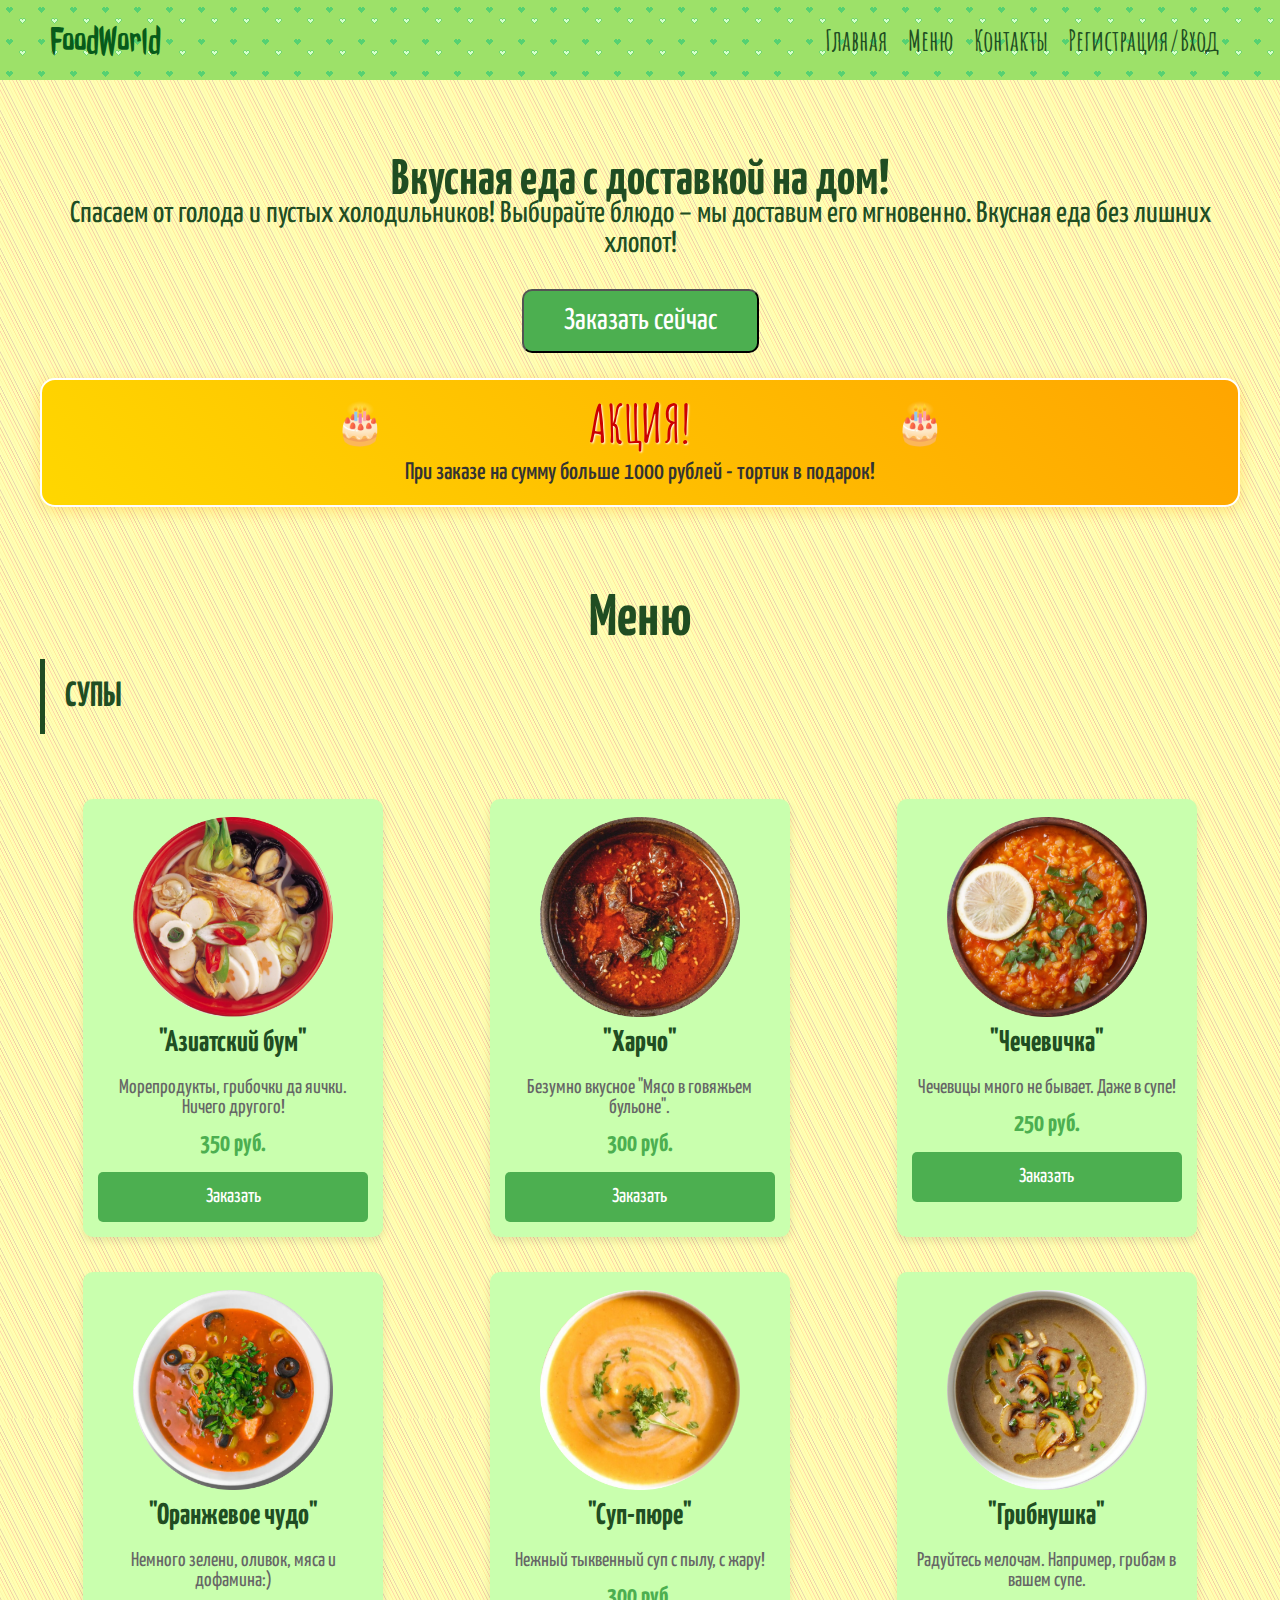
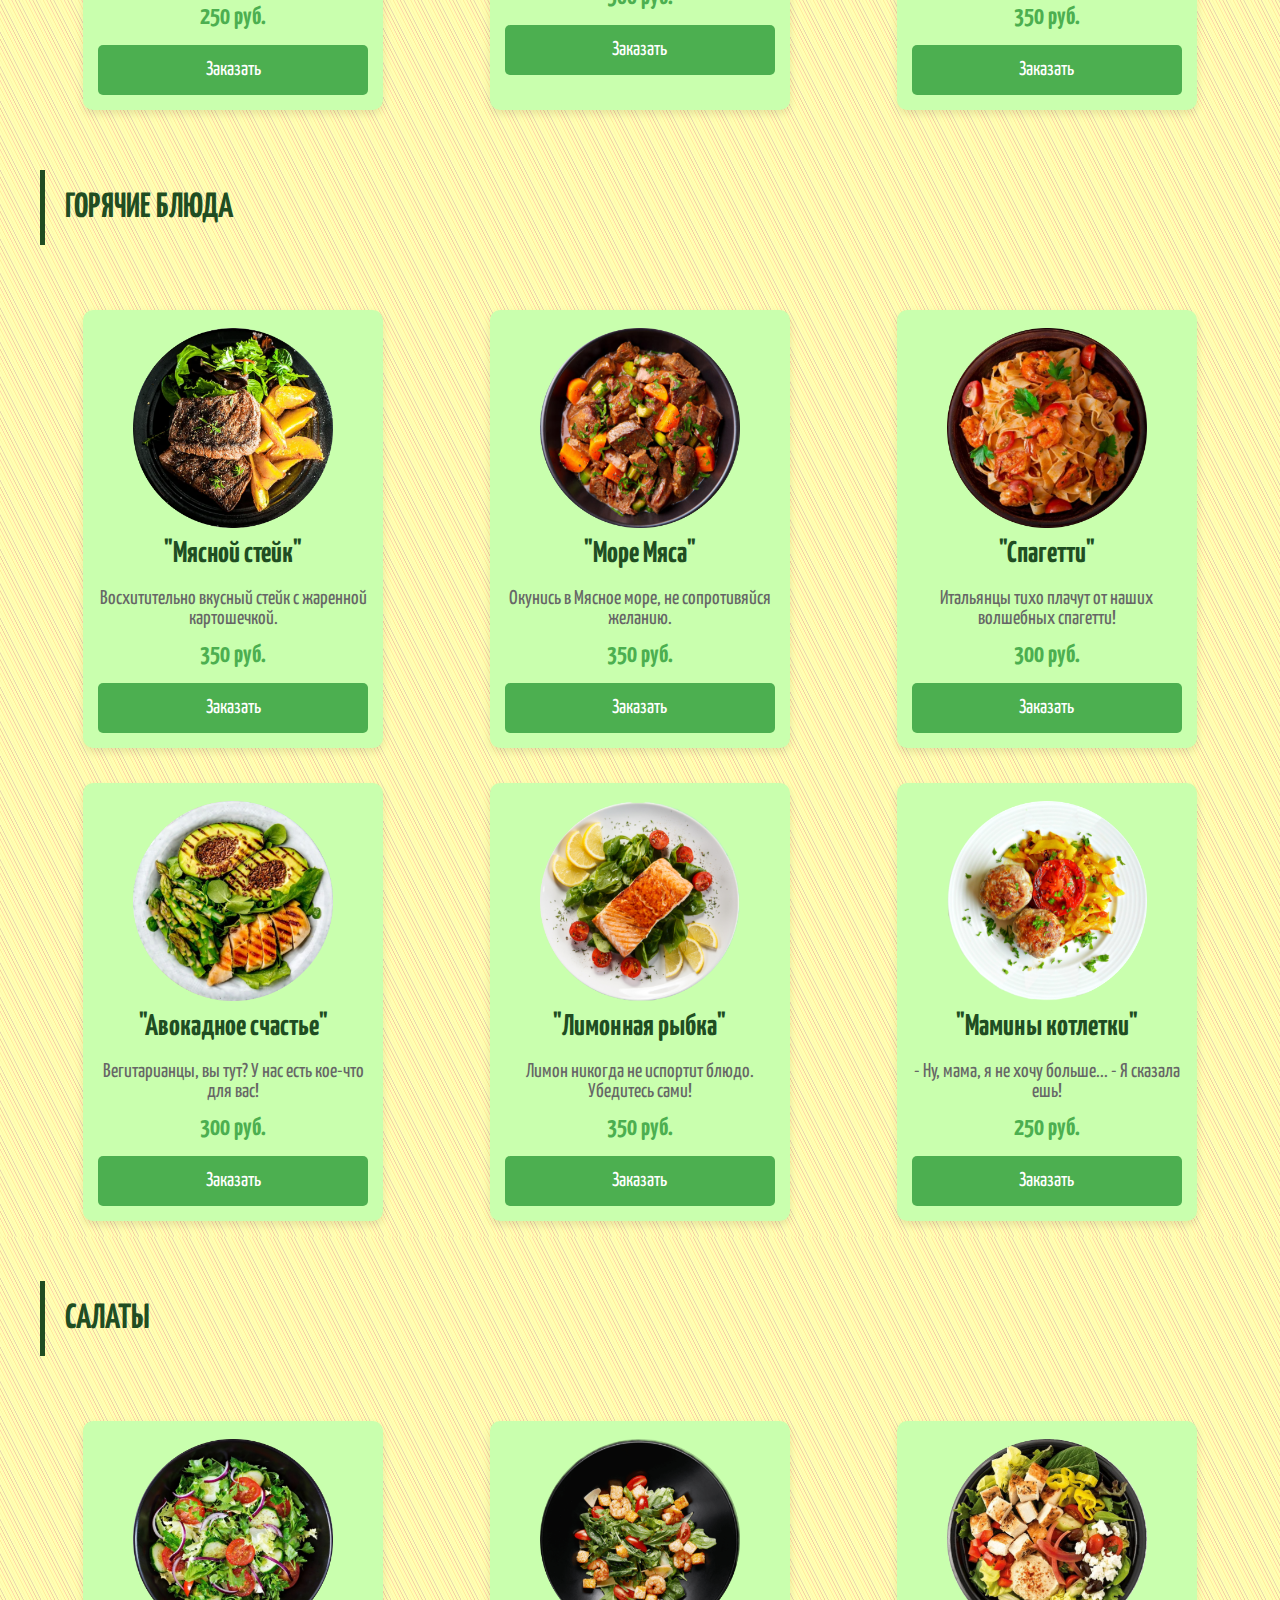
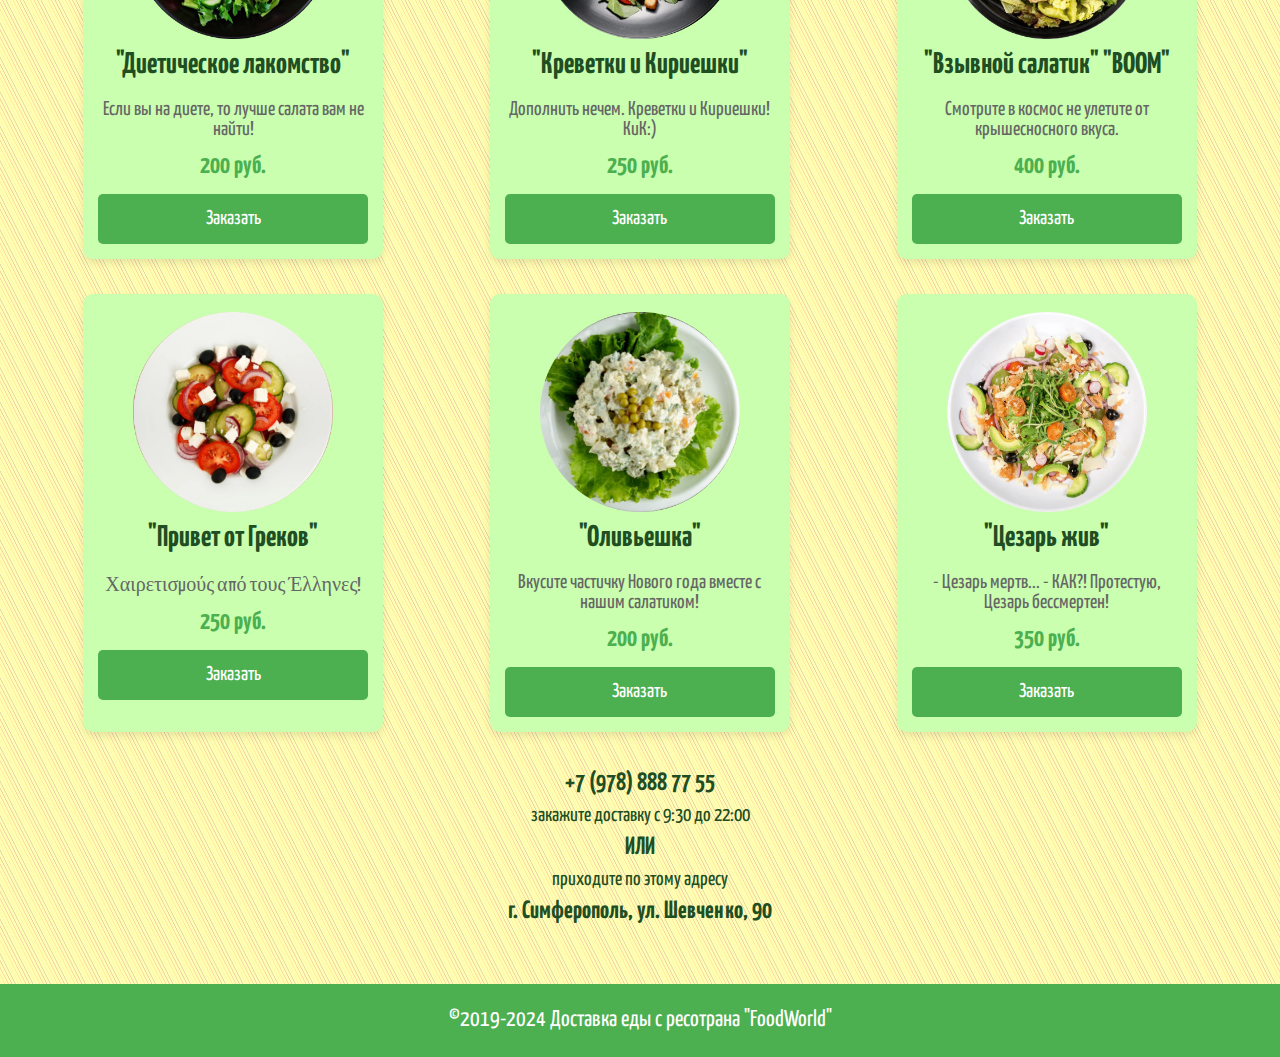
<file: index.html>
<!DOCTYPE html>
<html lang="ru">

<head>
    <meta charset="UTF-8">
    <meta name="viewport" content="width=device-width, initial-scale=1.0">
    <title>FoodWorld - доставка еды</title>
    <link rel="stylesheet" href="style.css">
    <style>
        @import url('https://fonts.googleapis.com/css2?family=Amatic+SC:wght@400;700&family=Jolly+Lodger&family=Pacifico&family=Yanone+Kaffeesatz:wght@200..700&display=swap');
    </style>
</head>

<body>

    <header>
        <div class="container">
            <div class="backimg">
                <nav class="navbar">
                    <a href="index.html" class="logo">FoodWorld</a>
                    <div class="nav-links">
                        <a href="#home" class="links">Главная</a>
                        <a href="#menu" class="links">Меню</a>
                        <a href="#about" class="links">Контакты</a>
                        <a href="pades/login.html" class="links">Регистрация/Вход</a>
                    </div>

                </nav>
            </div>
        </div>
    </header>

    <section class="main" id="home">
        <div class="container">
            <div class="main_slogan">
                <h1 class="main_slogan-h1">Вкусная еда с доставкой на дом!</h1>
                <p class="main_slogan-text"> Спасаем от голода и пустых холодильников! Выбирайте блюдо – мы доставим его
                    мгновенно. Вкусная еда
                    без лишних хлопот!
                </p>
                <a href="pades/zakaz_eda.html"><button class="main_slogan-btn">Заказать сейчас</button></a>
            </div>
            <div class="promotion-box">
                <div class="promotion-content">
                    <span class="promotion-icon">🎂</span>
                    <div class="promotion-text">
                        <h3>АКЦИЯ!</h3>
                        <p>При заказе на сумму больше 1000 рублей - тортик в подарок!</p>
                    </div>
                    <span class="promotion-icon2">🎂</span>
                </div>
            </div>
        </div>
    </section>

    <section class="menu" id="menu">
        <div class="menu-section1">
            <h3>Меню</h3>
        </div>
        <div class="container">
            <h1>СУПЫ</h1>
            <div class="karta">
                <div class="salad-card">
                    <img src="img/eda.png" alt="Суп" class="menu-img">
                    <div class="salad-info">
                        <h2 class="menu-text">"Азиатский бум"</h2>
                        <p class="description">
                            Морепродукты, грибочки да яички. Ничего другого!
                        </p>
                        <p class="price">350 руб.</p>
                        <a href="pades/zakaz_eda.html"><button class="order-btn">Заказать</button></a>
                    </div>
                </div>
                
                <div class="salad-card">
                    <img src="img/harcho.png" alt="Суп" class="menu-img">
                    <div class="salad-info">
                        <h2 class="menu-text">"Харчо"</h2>
                        <p class="description">
                            Безумно вкусное "Мясо в говяжьем бульоне".
                        </p>
                        <p class="price">300 руб.</p>
                        <a href="pades/zakaz_harcho.html"><button class="order-btn">Заказать</button></a>
                    </div>
                </div>

                <div class="salad-card">
                    <img src="img/chechevitsa.png" alt="Суп" class="menu-img">
                    <div class="salad-info">
                        <h2 class="menu-text">"Чечевичка"</h2>
                        <p class="description">
                            Чечевицы много не бывает. Даже в супе!
                        </p>
                        <p class="price">250 руб.</p>
                        <a href="pades/zakaz_chechevitsa.html"><button class="order-btn">Заказать</button></a>
                    </div>
                </div>
            </div>

            <div class="karta">
                <div class="salad-card">
                    <img src="img/soop.png" alt="Суп" class="menu-img">
                    <div class="salad-info">
                        <h2 class="menu-text">"Оранжевое чудо"</h2>
                        <p class="description">
                            Немного зелени, оливок, мяса и дофамина:)
                        </p>
                        <p class="price">250 руб.</p>
                        <a href="pades/zakaz_soop.html"><button class="order-btn">Заказать</button></a>
                    </div>
                </div>

                <div class="salad-card">
                    <img src="img/pure.png" alt="Суп" class="menu-img">
                    <div class="salad-info">
                        <h2 class="menu-text">"Суп-пюре"</h2>
                        <p class="description">
                            Нежный тыквенный суп с пылу, с жару!
                        </p>
                        <p class="price">300 руб.</p>
                        <a href="pades/zakaz_pure.html"><button class="order-btn">Заказать</button></a>
                    </div>
                </div>

                <div class="salad-card">
                    <img src="img/mushrooms.png" alt="Суп" class="menu-img">
                    <div class="salad-info">
                        <h2 class="menu-text">"Грибнушка"</h2>
                        <p class="description">
                            Радуйтесь мелочам. Например, грибам в вашем супе.
                        </p>
                        <p class="price">350 руб.</p>
                        <a href="pades/zakaz.html"><button class="order-btn">Заказать</button></a>
                    </div>
                </div>
            </div>
        
        
            <h1>ГОРЯЧИЕ БЛЮДА</h1>
            <div class="karta">
                <div class="salad-card">
                    <img src="img/meat.png" alt="ГорячиеБлюда" class="menu-img">
                    <div class="salad-info">
                        <h2 class="menu-text">"Мясной стейк"</h2>
                        <p class="description">
                            Восхитительно вкусный стейк с жаренной картошечкой.
                        </p>
                        <p class="price">350 руб.</p>
                        <a href="pades/zakaz_meat.html"><button class="order-btn">Заказать</button></a>
                    </div>
                </div>
                
                <div class="salad-card">
                    <img src="img/moremeat.png" alt="ГорячиеБлюда" class="menu-img">
                    <div class="salad-info">
                        <h2 class="menu-text">"Море Мяса"</h2>
                        <p class="description">
                            Окунись в Мясное море, не сопротивяйся желанию.
                        </p>
                        <p class="price">350 руб.</p>
                        <a href="pades/zakaz.html"><button class="order-btn">Заказать</button></a>
                    </div>
                </div>

                <div class="salad-card">
                    <img src="img/spagetti.png" alt="ГорячиеБлюда" class="menu-img">
                    <div class="salad-info">
                        <h2 class="menu-text">"Спагетти"</h2>
                        <p class="description">
                            Итальянцы тихо плачут от наших волшебных спагетти!
                        </p>
                        <p class="price">300 руб.</p>
                        <a href="pades/zakaz.html"><button class="order-btn">Заказать</button></a>
                    </div>
                </div>
            </div>

            <div class="karta">
                <div class="salad-card">
                    <img src="img/avocado.png" alt="ГорячиеБлюда" class="menu-img">
                    <div class="salad-info">
                        <h2 class="menu-text">"Авокадное счастье"</h2>
                        <p class="description">
                            Вегитарианцы, вы тут? У нас есть кое-что для вас!
                        </p>
                        <p class="price">300 руб.</p>
                        <a href="pades/zakaz.html"><button class="order-btn">Заказать</button></a>
                    </div>
                </div>

                <div class="salad-card">
                    <img src="img/fish.png" alt="ГорячиеБлюда" class="menu-img">
                    <div class="salad-info">
                        <h2 class="menu-text">"Лимонная рыбка"</h2>
                        <p class="description">
                            Лимон никогда не испортит блюдо. Убедитесь сами!
                        </p>
                        <p class="price">350 руб.</p>
                        <a href="pades/zakaz.html"><button class="order-btn">Заказать</button></a>
                    </div>
                </div>

                <div class="salad-card">
                    <img src="img/kotleti.png" alt="ГорячиеБлюда" class="menu-img">
                    <div class="salad-info">
                        <h2 class="menu-text">"Мамины котлетки"</h2>
                        <p class="description">
                            - Ну, мама, я не хочу больше...  
                            - Я сказала ешь!
                        </p>
                        <p class="price">250 руб.</p>
                        <a href="pades/zakaz.html"><button class="order-btn">Заказать</button></a>
                    </div>
                </div>
            </div>
        

            <h1>САЛАТЫ</h1>
            <div class="karta">
                <div class="salad-card">
                    <img src="img/salatovoshi.png" alt="Салат" class="menu-img">
                    <div class="salad-info">
                        <h2 class="menu-text">"Диетическое лакомство"</h2>
                        <p class="description">
                            Если вы на диете, то лучше салата вам не найти!
                        </p>
                        <p class="price">200 руб.</p>
                        <a href="pades/zakaz.html"><button class="order-btn">Заказать</button></a>
                    </div>
                </div>
                
                <div class="salad-card">
                    <img src="img/krevetki.png" alt="Салат" class="menu-img">
                    <div class="salad-info">
                        <h2 class="menu-text">"Креветки и Кириешки"</h2>
                        <p class="description">
                            Дополнить нечем. Креветки и Кириешки! КиК:)
                        </p>
                        <p class="price">250 руб.</p>
                        <a href="pades/zakaz.html"><button class="order-btn">Заказать</button></a>
                    </div>
                </div>

                <div class="salad-card">
                    <img src="img/salatblask.png" alt="Салат" class="menu-img">
                    <div class="salad-info">
                        <h2 class="menu-text">"Взывной салатик" "BOOM"</h2>
                        <p class="description">
                            Смотрите в космос не улетите от крышесносного вкуса.
                        </p>
                        <p class="price">400 руб.</p>
                        <a href="pades/zakaz.html"><button class="order-btn">Заказать</button></a>
                    </div>
                </div>
            </div>

            <div class="karta">
                <div class="salad-card">
                    <img src="img/greki.png" alt="Салат" class="menu-img">
                    <div class="salad-info">
                        <h2 class="menu-text">"Привет от Греков"</h2>
                        <p class="description">
                            Χαιρετισμούς από τους Έλληνες!
                        </p>
                        <p class="price">250 руб.</p>
                        <a href="pades/zakaz.html"><button class="order-btn">Заказать</button></a>
                    </div>
                </div>

                <div class="salad-card">
                    <img src="img/olivie.png" alt="Салат" class="menu-img">
                    <div class="salad-info">
                        <h2 class="menu-text">"Оливьешка"</h2>
                        <p class="description">
                            Вкусите частичку Нового года вместе с нашим салатиком!
                        </p>
                        <p class="price">200 руб.</p>
                        <a href="pades/zakaz.html"><button class="order-btn">Заказать</button></a>
                    </div>
                </div>

                <div class="salad-card">
                    <img src="img/whitesalat.png" alt="Салат" class="menu-img">
                    <div class="salad-info">
                        <h2 class="menu-text">"Цезарь жив"</h2>
                        <p class="description">
                            - Цезарь мертв... - КАК?! Протестую, Цезарь бессмертен!
                        </p>
                        <p class="price">350 руб.</p>
                        <a href="pades/zakaz.html"><button class="order-btn">Заказать</button></a>
                    </div>
                </div>
            </div>
        </div>
    </div>
    </section>

    

    <section class="about" id="about">
        <div class="container">
            <div class="contacts">
                <div class="contacts-number">
                    <p><a href="tel:+79788887755" class="about-number">+7 (978) 888 77 55</a></p>
                    закажите доставку с 9:30 до 22:00
                    <p>ИЛИ</p>
                    приходите по этому адресу
                    <p>г. Симферополь, ул. Шевченко, 90</p>
                </div>
            </div>
        </div>
    
        
    
    </section>
</body>
<footer>
    ©2019-2024 Доставка еды с ресотрана "FoodWorld"
</footer>

</html>
</file>
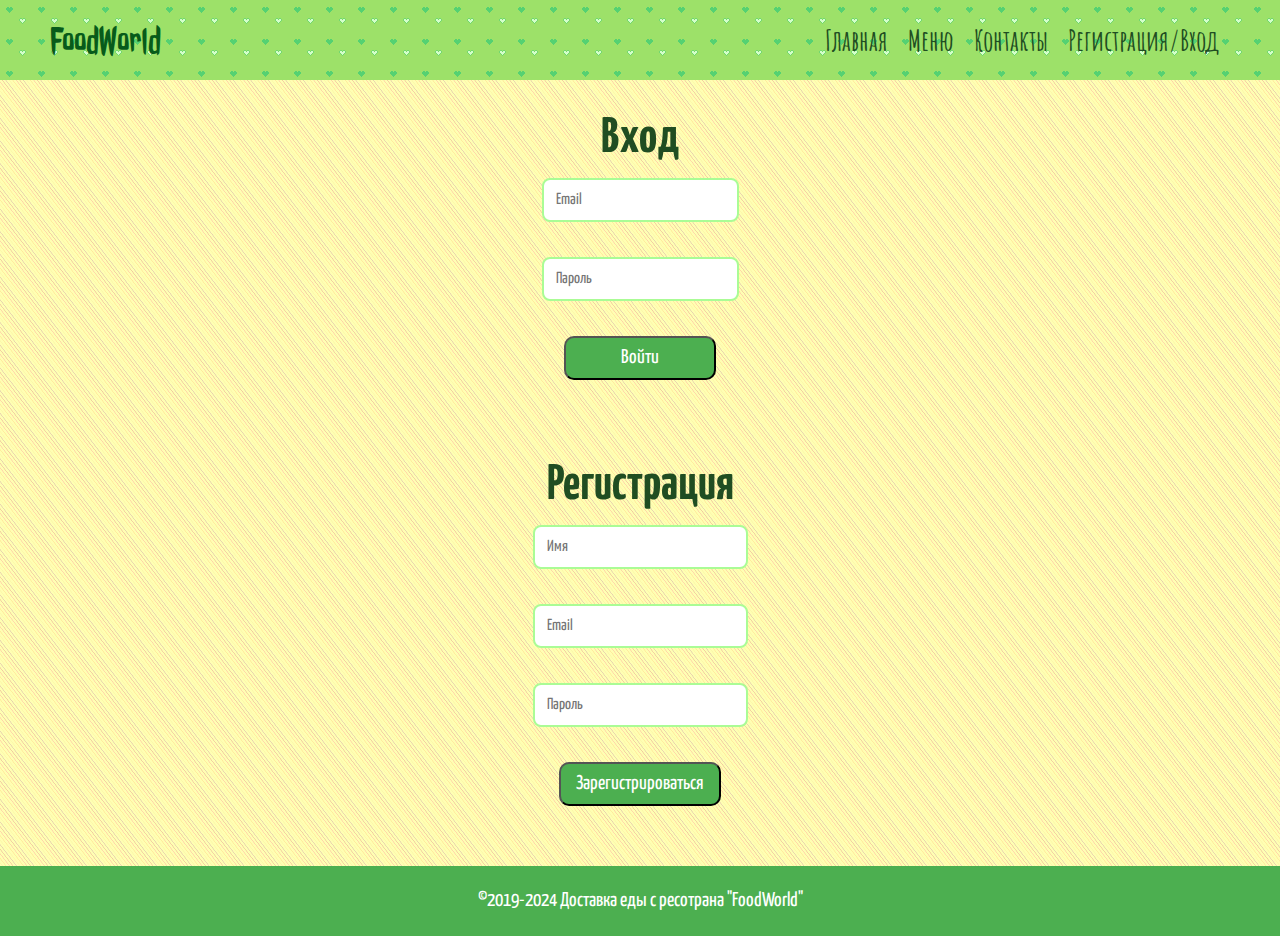
<file: pades/login.html>
<!DOCTYPE html>
<html lang="ru">

<head>
    <meta charset="UTF-8">
    <meta name="viewport" content="width=device-width, initial-scale=1.0">
    <title>FoodWorld - доставка еды</title>
    <link rel="stylesheet" href="../style.css">
    <style>
        @import url('https://fonts.googleapis.com/css2?family=Amatic+SC:wght@400;700&family=Jolly+Lodger&family=Pacifico&family=Yanone+Kaffeesatz:wght@200..700&display=swap');
    </style>
</head>

<body>

    <header>
        <div class="container">
            <div class="backimg">
                <nav class="navbar">
                    <a href="../index.html" class="logo">FoodWorld</a>
                    <div class="nav-links">
                        <a href="../index.html" class="links">Главная</a>
                        <a href="../index.html" class="links">Меню</a>
                        <a href="../index.html" class="links">Контакты</a>
                        <a href="" class="links">Регистрация/Вход</a>
                    </div>

                </nav>
            </div>
        </div>
    </header>

    <section class="login">
        <div class="container">
            <div class="auth-content">
                    <div class="auth-content_login">
                        <h2>Вход</h2>
                        <input type="email" placeholder="Email" required>
                        <input type="password" placeholder="Пароль" required>
                        <button type="submit" class="login_btn">Войти</button>
                    </div>



                    <div class="auth-content_register">
                        <h2>Регистрация</h2>
                        <input type="text" placeholder="Имя" required>
                        <input type="email" placeholder="Email" required>
                        <input type="password" placeholder="Пароль" required>
                        <button type="submit" class="register_btn">Зарегистрироваться</button>
                    </div>
            </div>
        </div>
    </section>
</body>

<footer class="footer_zakaz">
    ©2019-2024 Доставка еды с ресотрана "FoodWorld"
</footer>

</html>
</file>
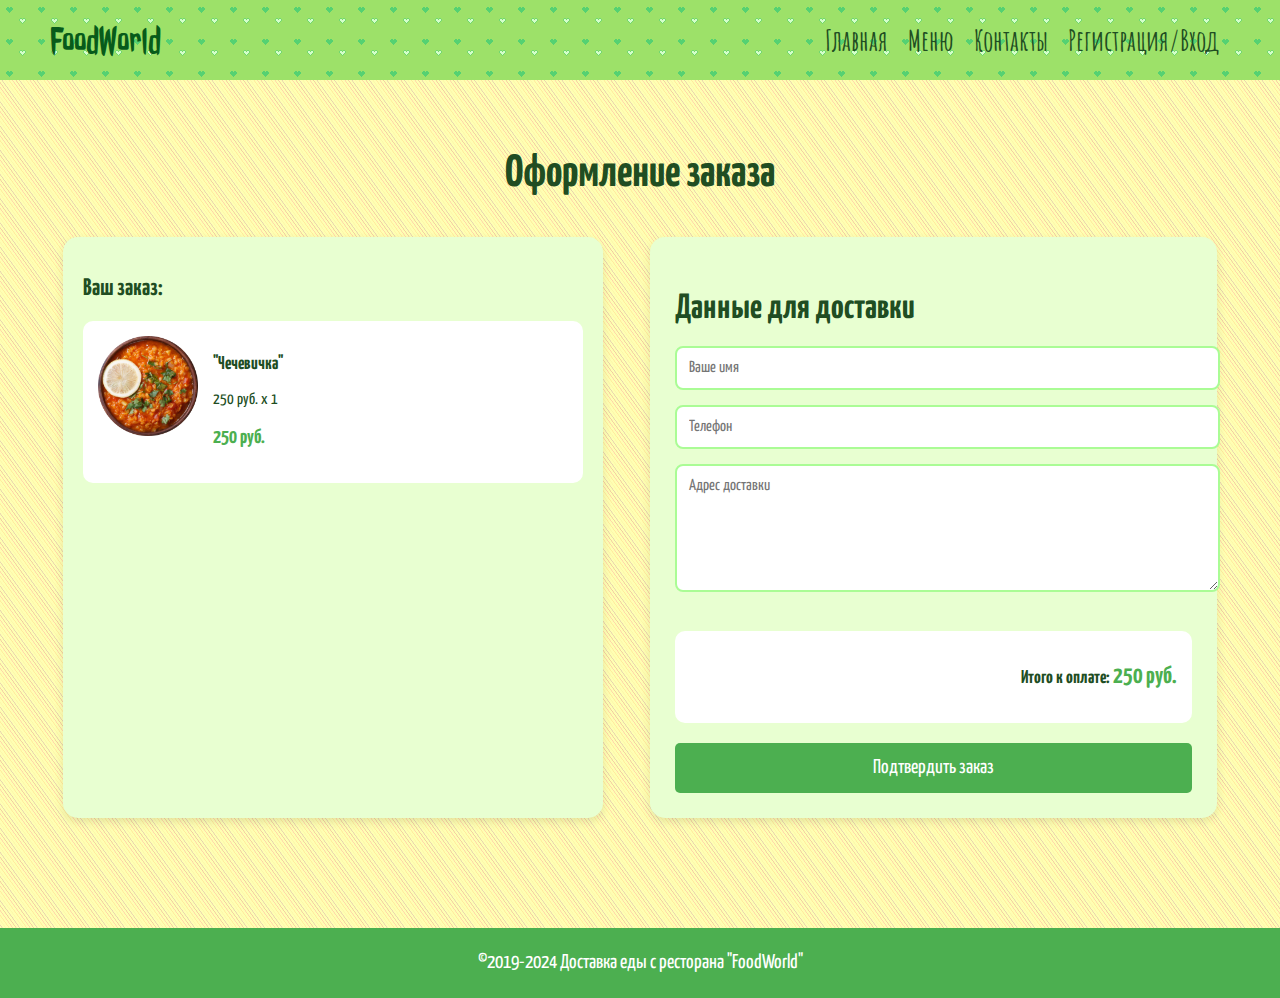
<file: pades/zakaz_chechevitsa.html>
<!DOCTYPE html>
<html lang="ru">

<head>
    <meta charset="UTF-8">
    <meta name="viewport" content="width=device-width, initial-scale=1.0">
    <title>FoodWorld - Оформление заказа</title>
    <link rel="stylesheet" href="../style.css">
    <style>
        @import url('https://fonts.googleapis.com/css2?family=Amatic+SC:wght@400;700&family=Jolly+Lodger&family=Pacifico&family=Yanone+Kaffeesatz:wght@200..700&display=swap');
    </style>
</head>

<body>
    <header>
        <div class="container">
            <nav class="navbar">
                <a href="../index.html" class="logo">FoodWorld</a>
                <div class="nav-links">
                    <a href="../index.html#home" class="links">Главная</a>
                    <a href="../index.html#menu" class="links">Меню</a>
                    <a href="../index.html#about" class="links">Контакты</a>
                    <a href="login.html" class="links">Регистрация/Вход</a>
                </div>
            </nav>
        </div>
    </header>

    <section class="order">
        <div class="container">
            <h1 class="order-title">Оформление заказа</h1>

            <div class="order-content">
                <div class="order-items">
                    <h2>Ваш заказ:</h2>
                    <div class="cart-item">
                        <img src="../img/chechevitsa.png" alt="Чечевичка">
                        <div class="cart-item-info">
                            <h3>"Чечевичка"</h3>
                            <p>250 руб. x 1</p>
                            <p class="cart-item-total">250 руб.</p>
                        </div>
                    </div>
                </div>

                <div class="order-form">
                    <div class="order-form_inf">
                        <h2>Данные для доставки</h2>
                        <input type="text" placeholder="Ваше имя" required>
                        <input type="tel" placeholder="Телефон" pattern="\+7\d{10}" required>
                        <textarea placeholder="Адрес доставки" required></textarea>
                    </div>
                    <div class="order-total">
                        <h3>Итого к оплате: <span>250 руб.</span></h3>
                    </div>

                    <button type="submit" class="order-btn">Подтвердить заказ</button>
                </div>
            </div>
        </div>
    </section>

    <footer class="footer_zakaz">
        ©2019-2024 Доставка еды с ресторана "FoodWorld"
    </footer>
</body>

</html>
</file>
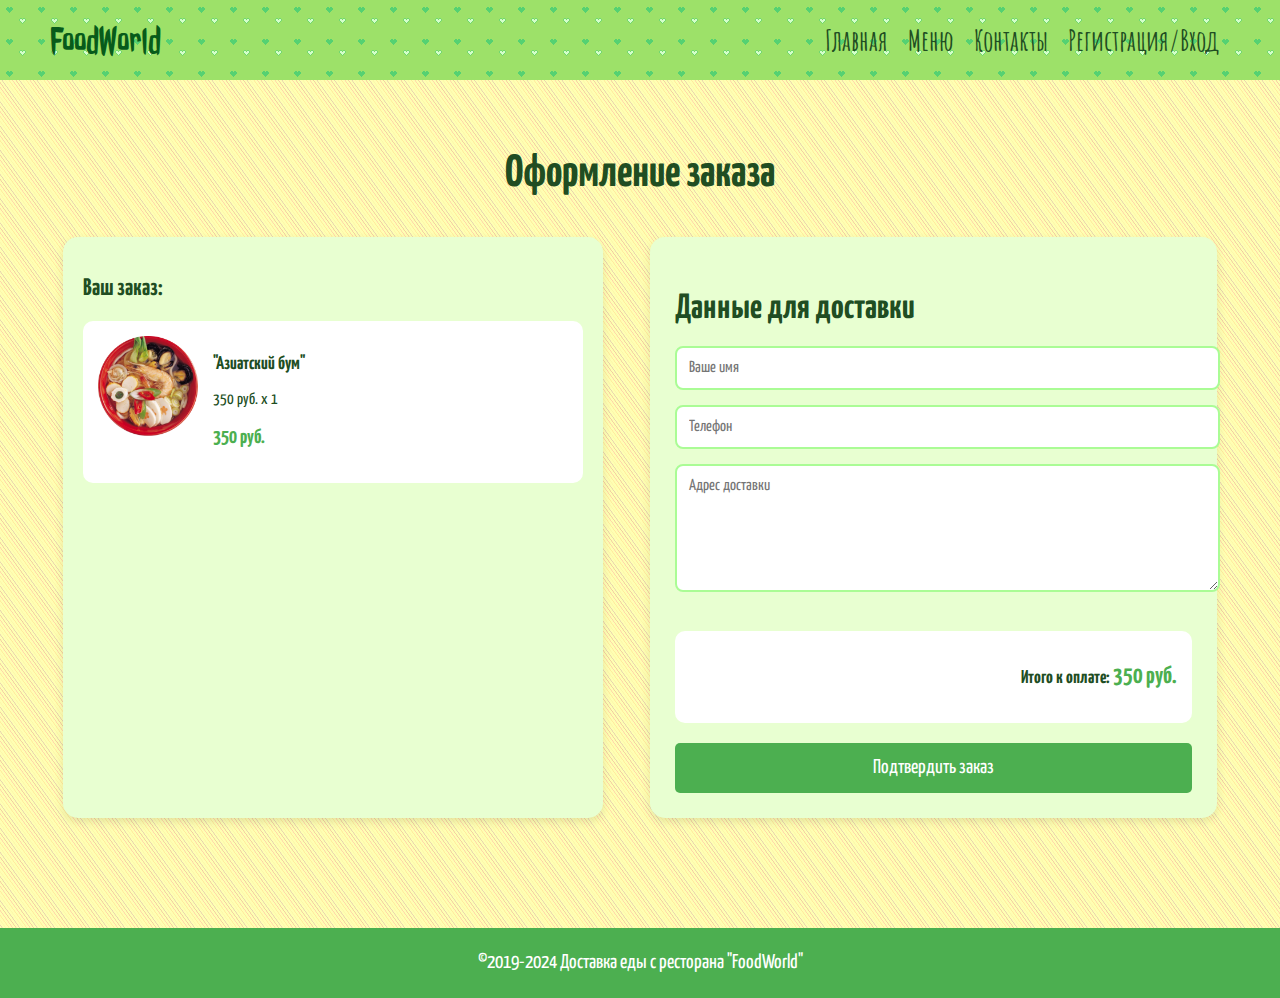
<file: pades/zakaz_eda.html>
<!DOCTYPE html>
<html lang="ru">

<head>
    <meta charset="UTF-8">
    <meta name="viewport" content="width=device-width, initial-scale=1.0">
    <title>FoodWorld - Оформление заказа</title>
    <link rel="stylesheet" href="../style.css">
    <style>
        @import url('https://fonts.googleapis.com/css2?family=Amatic+SC:wght@400;700&family=Jolly+Lodger&family=Pacifico&family=Yanone+Kaffeesatz:wght@200..700&display=swap');
    </style>
</head>

<body>
    <header>
        <div class="container">
            <nav class="navbar">
                <a href="../index.html" class="logo">FoodWorld</a>
                <div class="nav-links">
                    <a href="../index.html#home" class="links">Главная</a>
                    <a href="../index.html#menu" class="links">Меню</a>
                    <a href="../index.html#about" class="links">Контакты</a>
                    <a href="login.html" class="links">Регистрация/Вход</a>
                </div>
            </nav>
        </div>
    </header>

    <section class="order">
        <div class="container">
            <h1 class="order-title">Оформление заказа</h1>

            <div class="order-content">
                <div class="order-items">
                    <h2>Ваш заказ:</h2>
                    <div class="cart-item">
                        <img src="../img/eda.png" alt="Мясной стейк">
                        <div class="cart-item-info">
                            <h3>"Азиатский бум"</h3>
                            <p>350 руб. x 1</p>
                            <p class="cart-item-total">350 руб.</p>
                        </div>
                    </div>
                </div>

                <div class="order-form">
                    <div class="order-form_inf">
                        <h2>Данные для доставки</h2>
                        <input type="text" placeholder="Ваше имя" required>
                        <input type="tel" placeholder="Телефон" pattern="\+7\d{10}" required>
                        <textarea placeholder="Адрес доставки" required></textarea>
                    </div>
                    <div class="order-total">
                        <h3>Итого к оплате: <span>350 руб.</span></h3>
                    </div>

                    <button type="submit" class="order-btn">Подтвердить заказ</button>
                </div>
            </div>
        </div>
    </section>
    <script>
        const orderButton = document.querySelector('.order-btn');

        orderButton.addEventListener('click', function(event) {

            const alertMessage = document.createElement('div');   /* Создаем элемент для всплывающего сообщения*/
            alertMessage.textContent = 'Вы подтвердили заказ!!';
            alertMessage.style.position = 'fixed';
            alertMessage.style.top = '20px';
            alertMessage.style.left = '50%';
            alertMessage.style.transform = 'translateX(-50%)';
            alertMessage.style.backgroundColor = '#4CAF50';
            alertMessage.style.color = 'white';
            alertMessage.style.padding = '15px 30px';
            alertMessage.style.borderRadius = '8px';
            alertMessage.style.boxShadow = '0 4px 10px rgba(0, 0, 0, 0.2)';
            alertMessage.style.zIndex = '1000';
            alertMessage.style.fontSize = '18px';
            alertMessage.style.fontFamily = '"Yanone Kaffeesatz", serif';

            document.body.appendChild(alertMessage);             // Добавляем сообщение на страницу

            setTimeout(() => {                 // Убираем сообщение через 3 секунды
                alertMessage.remove();
            }, 3000);
        });
    </script>

</body>

<footer class="footer_zakaz">
    ©2019-2024 Доставка еды с ресторана "FoodWorld"
</footer>

</html>
</file>
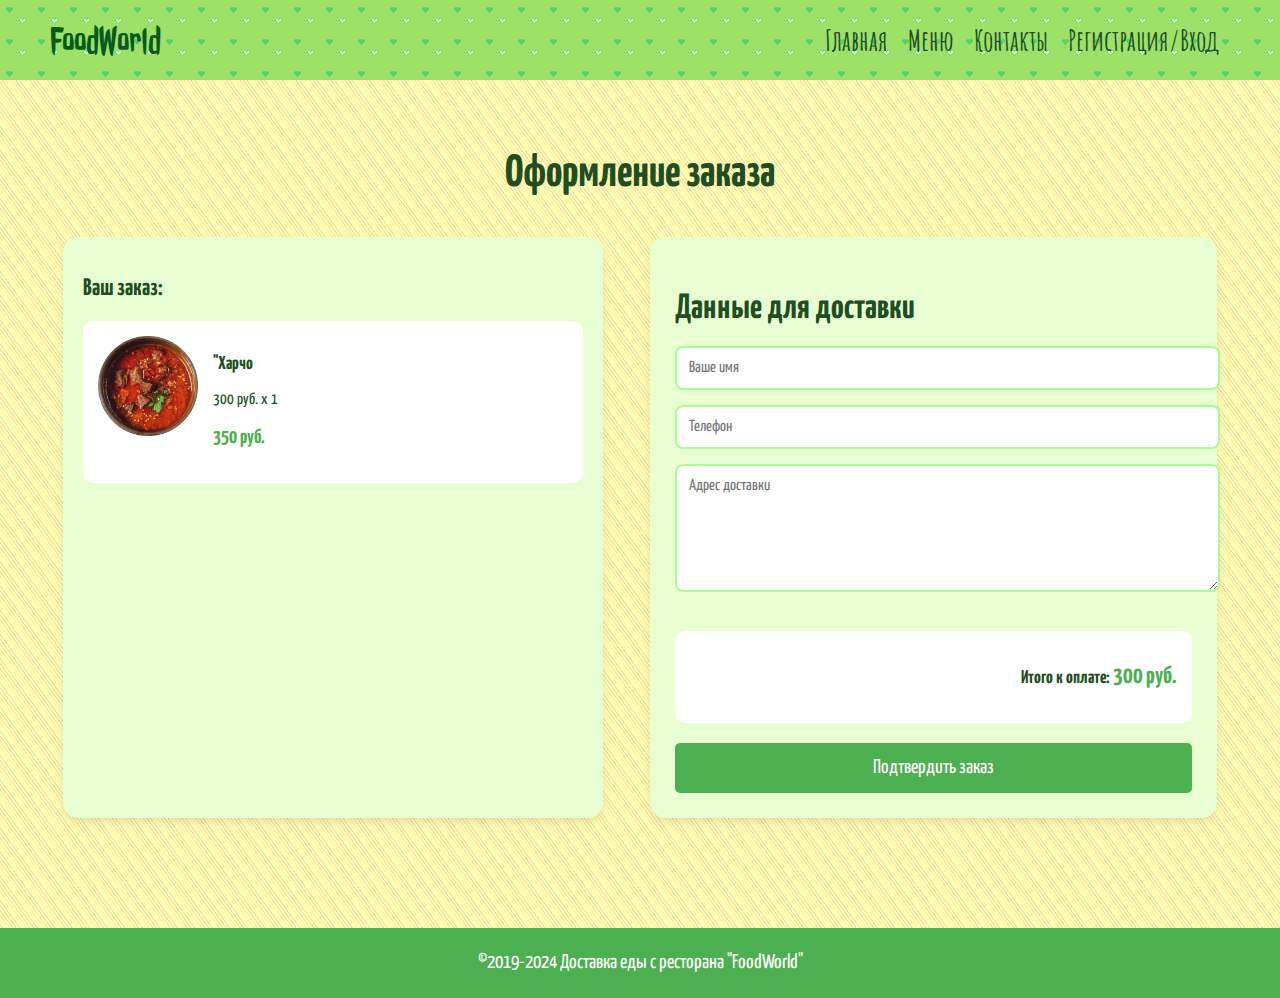
<file: pades/zakaz_harcho.html>
<!DOCTYPE html>
<html lang="ru">

<head>
    <meta charset="UTF-8">
    <meta name="viewport" content="width=device-width, initial-scale=1.0">
    <title>FoodWorld - Оформление заказа</title>
    <link rel="stylesheet" href="../style.css">
    <style>
        @import url('https://fonts.googleapis.com/css2?family=Amatic+SC:wght@400;700&family=Jolly+Lodger&family=Pacifico&family=Yanone+Kaffeesatz:wght@200..700&display=swap');
    </style>
</head>

<body>
    <header>
        <div class="container">
            <nav class="navbar">
                <a href="../index.html" class="logo">FoodWorld</a>
                <div class="nav-links">
                    <a href="../index.html#home" class="links">Главная</a>
                    <a href="../index.html#menu" class="links">Меню</a>
                    <a href="../index.html#about" class="links">Контакты</a>
                    <a href="login.html" class="links">Регистрация/Вход</a>
                </div>
            </nav>
        </div>
    </header>

    <section class="order">
        <div class="container">
            <h1 class="order-title">Оформление заказа</h1>

            <div class="order-content">
                <div class="order-items">
                    <h2>Ваш заказ:</h2>
                    <div class="cart-item">
                        <img src="../img/harcho.png" alt="Мясной стейк">
                        <div class="cart-item-info">
                            <h3>"Харчо</h3>
                            <p>300 руб. x 1</p>
                            <p class="cart-item-total">350 руб.</p>
                        </div>
                    </div>
                </div>

                <div class="order-form">
                    <div class="order-form_inf">
                        <h2>Данные для доставки</h2>
                        <input type="text" placeholder="Ваше имя" required>
                        <input type="tel" placeholder="Телефон" pattern="\+7\d{10}" required>
                        <textarea placeholder="Адрес доставки" required></textarea>
                    </div>
                    <div class="order-total">
                        <h3>Итого к оплате: <span>300 руб.</span></h3>
                    </div>

                    <button type="submit" class="order-btn">Подтвердить заказ</button>
                </div>
            </div>
        </div>
    </section>

    <footer class="footer_zakaz">
        ©2019-2024 Доставка еды с ресторана "FoodWorld"
    </footer>
</body>

</html>
</file>
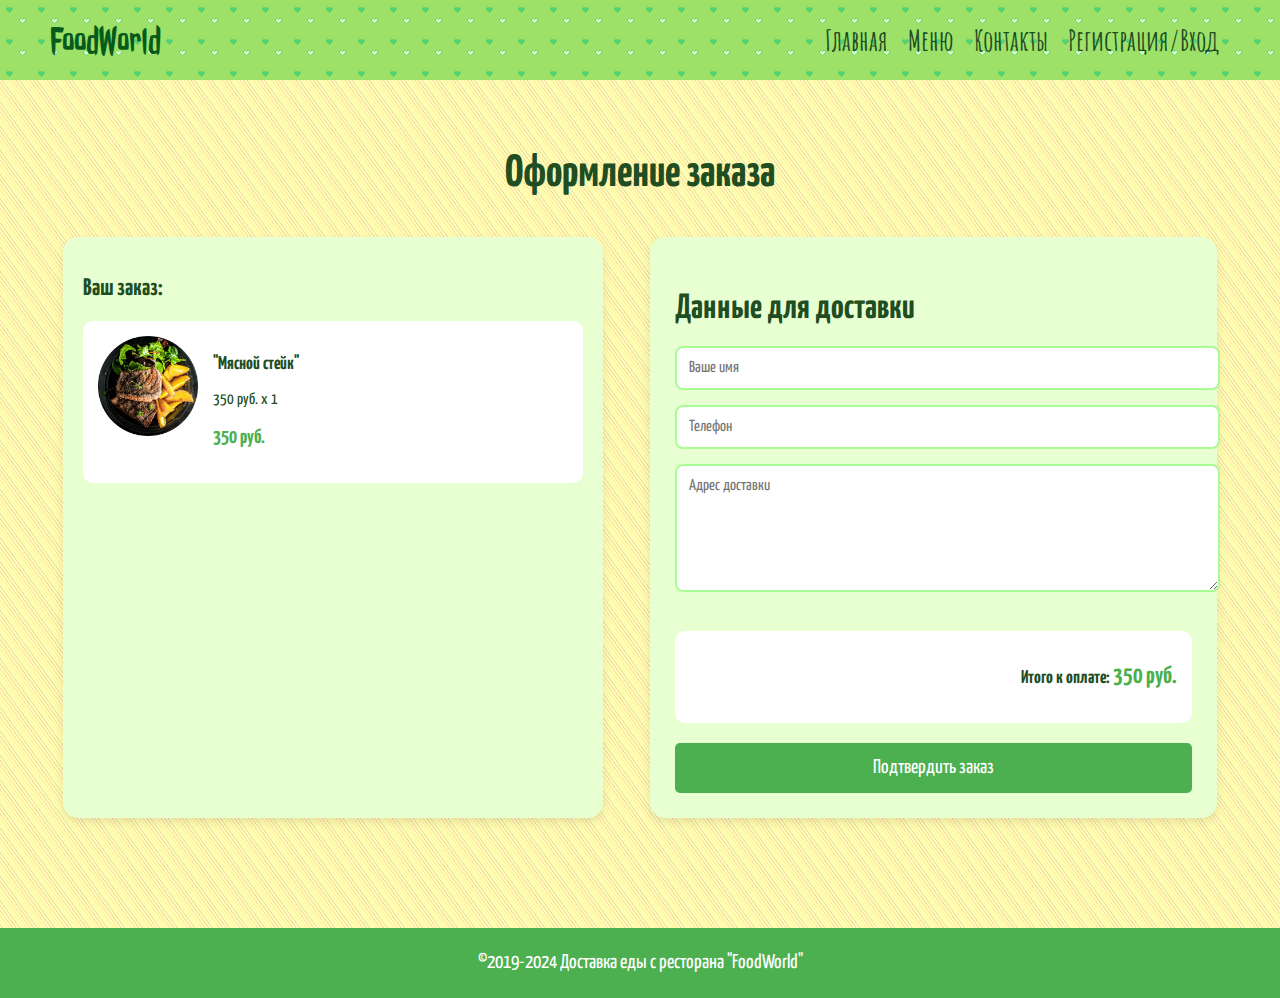
<file: pades/zakaz_meat.html>
<!DOCTYPE html>
<html lang="ru">

<head>
    <meta charset="UTF-8">
    <meta name="viewport" content="width=device-width, initial-scale=1.0">
    <title>FoodWorld - Оформление заказа</title>
    <link rel="stylesheet" href="../style.css">
    <style>
        @import url('https://fonts.googleapis.com/css2?family=Amatic+SC:wght@400;700&family=Jolly+Lodger&family=Pacifico&family=Yanone+Kaffeesatz:wght@200..700&display=swap');
    </style>
</head>

<body>
    <header>
        <div class="container">
            <nav class="navbar">
                <a href="../index.html" class="logo">FoodWorld</a>
                <div class="nav-links">
                    <a href="../index.html#home" class="links">Главная</a>
                    <a href="../index.html#menu" class="links">Меню</a>
                    <a href="../index.html#about" class="links">Контакты</a>
                    <a href="login.html" class="links">Регистрация/Вход</a>
                </div>
            </nav>
        </div>
    </header>

    <section class="order">
        <div class="container">
            <h1 class="order-title">Оформление заказа</h1>

            <div class="order-content">
                <div class="order-items">
                    <h2>Ваш заказ:</h2>
                    <div class="cart-item">
                        <img src="../img/meat.png" alt="Мясной стейк">
                        <div class="cart-item-info">
                            <h3>"Мясной стейк"</h3>
                            <p>350 руб. x 1</p>
                            <p class="cart-item-total">350 руб.</p>
                        </div>
                    </div>
                </div>

                <div class="order-form">
                    <div class="order-form_inf">
                        <h2>Данные для доставки</h2>
                        <input type="text" placeholder="Ваше имя" required>
                        <input type="tel" placeholder="Телефон" pattern="\+7\d{10}" required>
                        <textarea placeholder="Адрес доставки" required></textarea>
                    </div>
                    <div class="order-total">
                        <h3>Итого к оплате: <span>350 руб.</span></h3>
                    </div>

                    <button type="submit" class="order-btn">Подтвердить заказ</button>
                </div>
            </div>
        </div>
    </section>

    <footer class="footer_zakaz">
        ©2019-2024 Доставка еды с ресторана "FoodWorld"
    </footer>
</body>

</html>
</file>
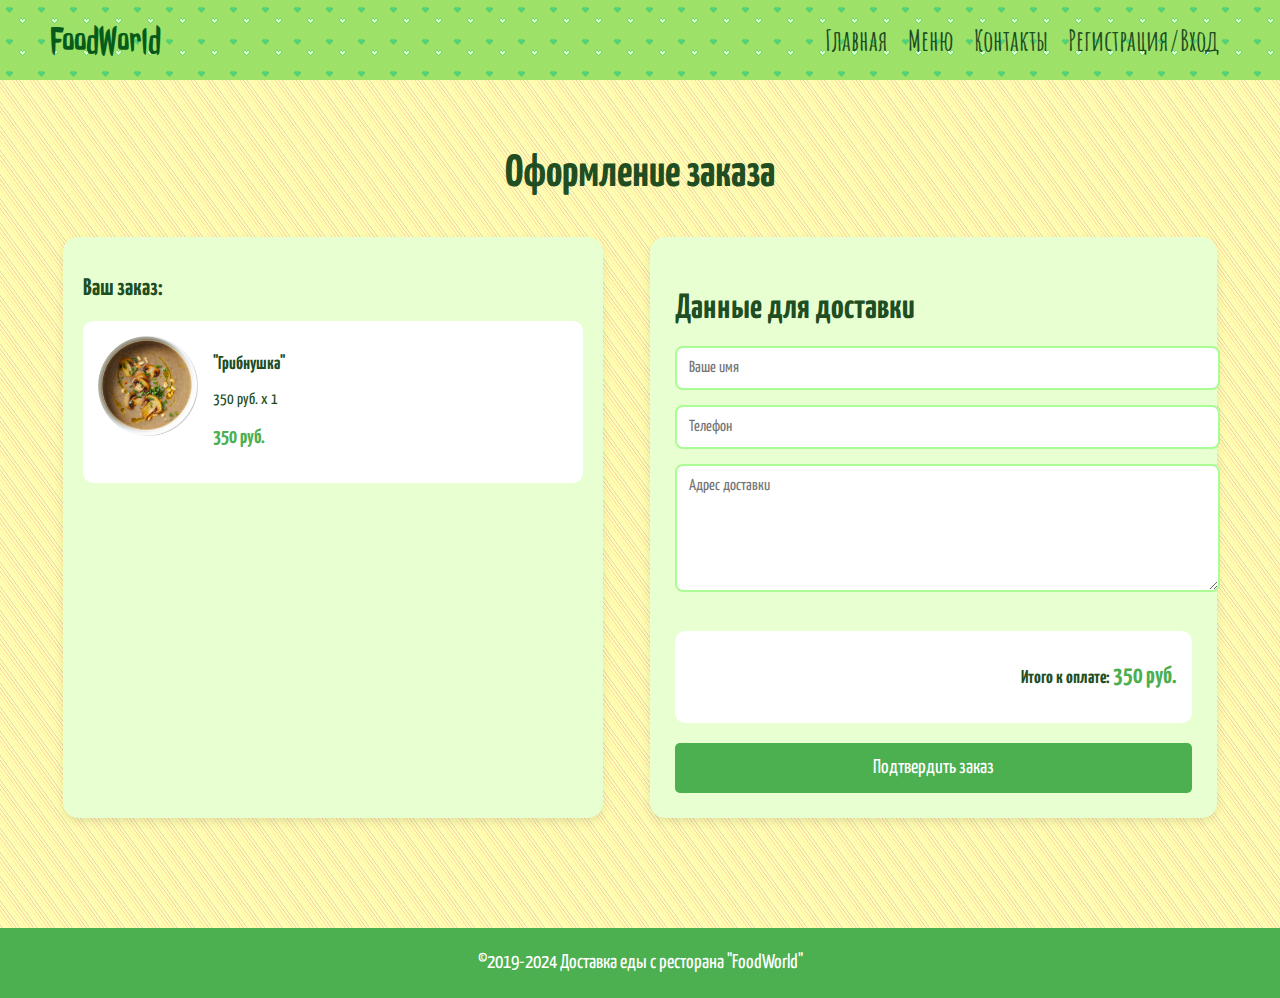
<file: pades/zakaz_mushrooms.html>
<!DOCTYPE html>
<html lang="ru">

<head>
    <meta charset="UTF-8">
    <meta name="viewport" content="width=device-width, initial-scale=1.0">
    <title>FoodWorld - Оформление заказа</title>
    <link rel="stylesheet" href="../style.css">
    <style>
        @import url('https://fonts.googleapis.com/css2?family=Amatic+SC:wght@400;700&family=Jolly+Lodger&family=Pacifico&family=Yanone+Kaffeesatz:wght@200..700&display=swap');
    </style>
</head>

<body>
    <header>
        <div class="container">
            <nav class="navbar">
                <a href="../index.html" class="logo">FoodWorld</a>
                <div class="nav-links">
                    <a href="../index.html#home" class="links">Главная</a>
                    <a href="../index.html#menu" class="links">Меню</a>
                    <a href="../index.html#about" class="links">Контакты</a>
                    <a href="login.html" class="links">Регистрация/Вход</a>
                </div>
            </nav>
        </div>
    </header>

    <section class="order">
        <div class="container">
            <h1 class="order-title">Оформление заказа</h1>

            <div class="order-content">
                <div class="order-items">
                    <h2>Ваш заказ:</h2>
                    <div class="cart-item">
                        <img src="../img/mushrooms.png" alt="Мясной стейк">
                        <div class="cart-item-info">
                            <h3>"Грибнушка"</h3>
                            <p>350 руб. x 1</p>
                            <p class="cart-item-total">350 руб.</p>
                        </div>
                    </div>
                </div>

                <div class="order-form">
                    <div class="order-form_inf">
                        <h2>Данные для доставки</h2>
                        <input type="text" placeholder="Ваше имя" required>
                        <input type="tel" placeholder="Телефон" pattern="\+7\d{10}" required>
                        <textarea placeholder="Адрес доставки" required></textarea>
                    </div>
                    <div class="order-total">
                        <h3>Итого к оплате: <span>350 руб.</span></h3>
                    </div>

                    <button type="submit" class="order-btn">Подтвердить заказ</button>
                </div>
            </div>
        </div>
    </section>

    <footer class="footer_zakaz">
        ©2019-2024 Доставка еды с ресторана "FoodWorld"
    </footer>
</body>

</html>
</file>
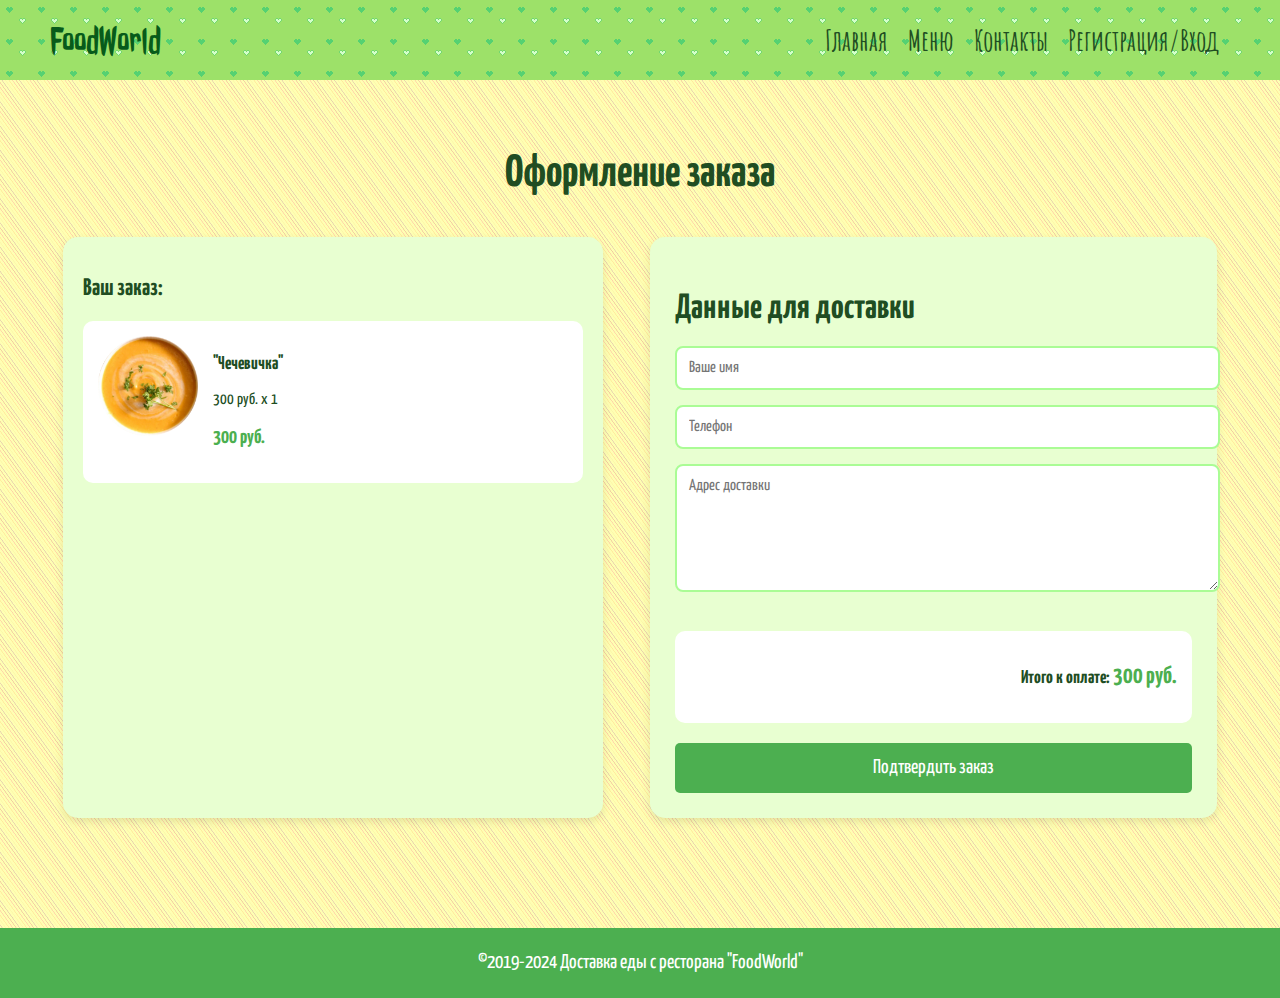
<file: pades/zakaz_pure.html>
<!DOCTYPE html>
<html lang="ru">

<head>
    <meta charset="UTF-8">
    <meta name="viewport" content="width=device-width, initial-scale=1.0">
    <title>FoodWorld - Оформление заказа</title>
    <link rel="stylesheet" href="../style.css">
    <style>
        @import url('https://fonts.googleapis.com/css2?family=Amatic+SC:wght@400;700&family=Jolly+Lodger&family=Pacifico&family=Yanone+Kaffeesatz:wght@200..700&display=swap');
    </style>
</head>

<body>
    <header>
        <div class="container">
            <nav class="navbar">
                <a href="../index.html" class="logo">FoodWorld</a>
                <div class="nav-links">
                    <a href="../index.html#home" class="links">Главная</a>
                    <a href="../index.html#menu" class="links">Меню</a>
                    <a href="../index.html#about" class="links">Контакты</a>
                    <a href="login.html" class="links">Регистрация/Вход</a>
                </div>
            </nav>
        </div>
    </header>

    <section class="order">
        <div class="container">
            <h1 class="order-title">Оформление заказа</h1>

            <div class="order-content">
                <div class="order-items">
                    <h2>Ваш заказ:</h2>
                    <div class="cart-item">
                        <img src="../img/pure.png" alt="Чечевичка">
                        <div class="cart-item-info">
                            <h3>"Чечевичка"</h3>
                            <p>300 руб. x 1</p>
                            <p class="cart-item-total">300 руб.</p>
                        </div>
                    </div>
                </div>

                <div class="order-form">
                    <div class="order-form_inf">
                        <h2>Данные для доставки</h2>
                        <input type="text" placeholder="Ваше имя" required>
                        <input type="tel" placeholder="Телефон" pattern="\+7\d{10}" required>
                        <textarea placeholder="Адрес доставки" required></textarea>
                    </div>
                    <div class="order-total">
                        <h3>Итого к оплате: <span>300 руб.</span></h3>
                    </div>

                    <button type="submit" class="order-btn">Подтвердить заказ</button>
                </div>
            </div>
        </div>
    </section>

    <footer class="footer_zakaz">
        ©2019-2024 Доставка еды с ресторана "FoodWorld"
    </footer>
</body>

</html>
</file>
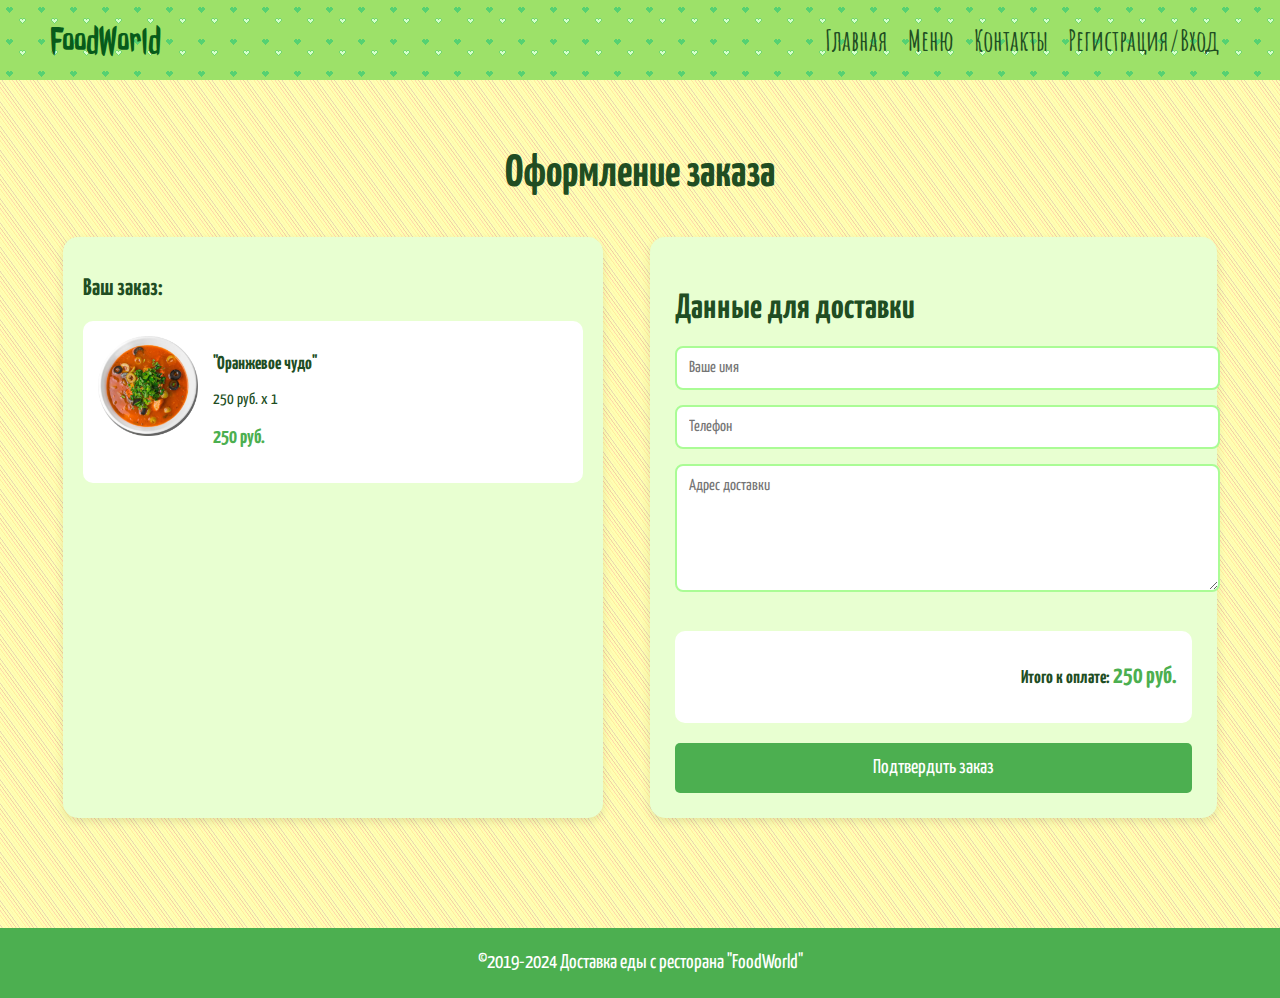
<file: pades/zakaz_soop.html>
<!DOCTYPE html>
<html lang="ru">

<head>
    <meta charset="UTF-8">
    <meta name="viewport" content="width=device-width, initial-scale=1.0">
    <title>FoodWorld - Оформление заказа</title>
    <link rel="stylesheet" href="../style.css">
    <style>
        @import url('https://fonts.googleapis.com/css2?family=Amatic+SC:wght@400;700&family=Jolly+Lodger&family=Pacifico&family=Yanone+Kaffeesatz:wght@200..700&display=swap');
    </style>
</head>

<body>
    <header>
        <div class="container">
            <nav class="navbar">
                <a href="../index.html" class="logo">FoodWorld</a>
                <div class="nav-links">
                    <a href="../index.html#home" class="links">Главная</a>
                    <a href="../index.html#menu" class="links">Меню</a>
                    <a href="../index.html#about" class="links">Контакты</a>
                    <a href="login.html" class="links">Регистрация/Вход</a>
                </div>
            </nav>
        </div>
    </header>

    <section class="order">
        <div class="container">
            <h1 class="order-title">Оформление заказа</h1>

            <div class="order-content">
                <div class="order-items">
                    <h2>Ваш заказ:</h2>
                    <div class="cart-item">
                        <img src="../img/soop.png" alt="Оранжевое чудо">
                        <div class="cart-item-info">
                            <h3>"Оранжевое чудо"</h3>
                            <p>250 руб. x 1</p>
                            <p class="cart-item-total">250 руб.</p>
                        </div>
                    </div>
                </div>

                <div class="order-form">
                    <div class="order-form_inf">
                        <h2>Данные для доставки</h2>
                        <input type="text" placeholder="Ваше имя" required>
                        <input type="tel" placeholder="Телефон" pattern="\+7\d{10}" required>
                        <textarea placeholder="Адрес доставки" required></textarea>
                    </div>
                    <div class="order-total">
                        <h3>Итого к оплате: <span>250 руб.</span></h3>
                    </div>

                    <button type="submit" class="order-btn">Подтвердить заказ</button>
                </div>
            </div>
        </div>
    </section>

    <footer class="footer_zakaz">
        ©2019-2024 Доставка еды с ресторана "FoodWorld"
    </footer>
</body>

</html>
</file>
<file: style.css>
* {
    font-family: "Yanone Kaffeesatz", serif;
}


.container {
    max-width: 1200px;
    margin: 0 auto;
}

header {
    min-height: 78px;
    background-color: #aafc95;
    background-image: url(img/greenbcfq.png.png);
}

body {
    background-color: rgb(255, 255, 196);
    color: #204d22;
    background-image: url(img/pepe.png);
    background-repeat: round;
}

.logo {
    font-family: Jolly Lodger, serif;
    font-weight: 400;
    font-size: 40px;
    color: rgb(7, 91, 26);
    text-decoration: none;
    margin: 10px;
    transition: transform 0.3s ease;
}

.logo:hover {
    transform: scale(1.05);
}

.navbar {
    display: flex;
    justify-content: space-between;
    gap: 20px;
}

.nav-links {
    font-family: "Amatic SC", serif;
    display: flex;
    margin: 22px;
    gap: 20px;
    font-size: 29px;
    font-weight: 1000;

}

.nav-links a {
    transition: color 0.3s ease;
}

.nav-links a:hover {
    color: rgb(255, 115, 0);
}

.menu-section1 {
    text-align: center;
    font-size: 50px;
    text-decoration: none;
    transition: 1s;
    margin: -50px;
}

.menu-section1:hover {
    text-decoration: double 5px #204d22;
}

header a {
    text-decoration: none;
    font-family: "Amatic SC", serif;
    color: #204d22;
}

.main_slogan {
    font-family: "Yanone Kaffeesatz", serif;
}

.main {
    min-width: 600px;
    min-height: 200px;
    text-align: center;
}

.main_slogan-h1 {
    font-size: 50px;
}

.main_slogan-text {
    font-size: 30px;
    margin-top: -40px;
}

.main_slogan-btn {
    color: white;
    padding: 15px 40px;
    border-radius: 10px;
    cursor: pointer;
    font-size: 30px;
    transition: all 0.3s ease;
    background-color: #4CAF50;
}

.main_slogan-btn:hover {
    background-color: #285b2b;
    transform: translateY(-3px);
}

.menu-img {
    max-width: 200px;
    max-height: 200px;
    margin-top: 18px;
}

.menu-text {
    color: #204d22;
    margin-top: -8px;
    font-size: 30px;
    margin-bottom: 10px;
}

.salad-card {
    background-color: rgb(201, 255, 174);
    border-radius: 10px;
    box-shadow: 0 4px 8px rgba(0, 0, 0, 0.1);
    width: 300px;
    text-align: center;
    margin-top: 35px;
    transition: transform 0.3s ease, box-shadow 0.3s ease;
}

.salad-card:hover {
    transform: translateY(-5px);
    box-shadow: 0 6px 12px rgba(0, 0, 0, 0.15);
}

.salad-card img {
    width: 100%;
    height: 200px;
}

.salad-info {
    padding: 15px;
}


.salad-info .description {
    font-size: 20px;
    color: #666;
}

.salad-info .price {
    color: #4CAF50;
    font-weight: bold;
    font-size: 25px;
    margin-bottom: 15px;
    margin-top: -5px;
}

.order-btn {
    background-color: #4CAF50;
    color: white;
    border: none;
    padding: 15px 30px;
    border-radius: 5px;
    cursor: pointer;
    transition: background-color 0.3s ease;
    font-size: 20px;
}

.order-btn:hover {
    background-color: #3c8d40;
}

.karta {
    display: flex;
    justify-content: space-around;
    gap: 20px;
}

.about {
    text-align: center;
}

.contacts {
    margin-top: 40px;
    font-size: 20px;
}

.about p {
    font-weight: 700;
    font-size: 25px;
    margin: 10px;


}

.about-number {
    font-weight: 700;
    font-size: 25px;
    margin: 10px;
    color: #204d22;
    text-decoration: none;
    font-weight: 700;
}

footer {
    background-color: #4CAF50;
    color: white;
    padding: 25px 0;
    margin-top: 60px;
    margin-bottom: -10px;
    text-align: center;
    margin-left: -10px;
    margin-right: -10px;
    font-size: 23px;
}

.menu h1 {
    margin-bottom: 30px;
    text-align: left;
    padding: 20px;
    border-left: 5px solid #204d22;
    margin-top: 60px;
    font-size: 35px;
}

.menu h1:hover {
    border-left: 11px double #204d22;
    transition-duration: 1s;
}

.main_sale {
    font-size: 40px;
    font-weight: 70px;
}

.main_sale:hover {
    background-color: black;
    color: white;
    border-radius: 5px;
    transition-duration: 2s;
}



.promotion-box {
    background: linear-gradient(45deg, #FFD700, #FFA500);
    border-radius: 15px;
    padding: 20px;
    margin: 25px 0;
    box-shadow: 0 4px 15px rgba(255, 165, 0, 0.3);
    border: 2px solid #FFF;
    animation: pulse 2s infinite;
}

.promotion-content {
    display: flex;
    justify-content: center;
    gap: 20px;
}

.promotion-icon {
    font-size: 40px;
    animation: bounce 1.5s ease-in-out infinite;
}

.promotion-icon2 {
    font-size: 40px;
    animation: bounce 1.5s ease-in-out infinite;
}

.promotion-text h3 {
    color: #c00;
    font-family: 'Amatic SC', cursive;
    font-size: 52px;
    margin-bottom: 5px;
    margin-top: -10px;
    text-shadow: 1px 1px 2px white;
}

.promotion-text p {
    font-family: 'Yanone Kaffeesatz', sans-serif;
    font-size: 24px;
    color: #333;
    margin: 0;
    font-weight: 500;
}

@keyframes pulse {
    0% {
        transform: scale(1);
    }

    50% {
        transform: scale(1.02);
    }

    100% {
        transform: scale(1);
    }
}

@keyframes bounce {

    0%,
    100% {
        transform: translateY(0);
    }

    50% {
        transform: translateY(-10px);
    }
}



/* login.html */

.footer_login {
    font-size: 20px;
    position: fixed;
    bottom: 0;
    left: 0;
    right: 0;
}

.auth-content {
    display: flex;
    align-items: center;
    flex-direction: column;
}

.auth-content_register {
    display: flex;
    flex-direction: column;
    align-items: center;
    gap: 20px;
    margin-top: 40px;
}

.auth-content_register input {
    width: 100%;
    padding: 12px;
    margin-bottom: 15px;
    border: 2px solid #aafc95;
    border-radius: 8px;
    font-size: 16px;
}

.auth-content_login {
    display: flex;
    align-items: center;
    flex-direction: column;
    gap: 20px;
}

.auth-content_login input {
    width: 100%;
    padding: 12px;
    margin-bottom: 15px;
    border: 2px solid #aafc95;
    border-radius: 8px;
    font-size: 16px;
}

.login h2 {
    font-size: 50px;
    margin-bottom: -6px;
}

.login_btn {
    color: white;
    padding: 10px 55px;
    border-radius: 10px;
    cursor: pointer;
    font-size: 20px;
    transition: all 0.3s ease;
    background-color: #4CAF50;
}

.login_btn:hover {
    background-color: #285b2b;
    transform: translateY(-3px);
}

.register_btn {
    color: white;
    padding: 10px 15px;
    border-radius: 10px;
    cursor: pointer;
    font-size: 20px;
    transition: all 0.3s ease;
    background-color: #4CAF50;
}



.register_btn:hover {
    background-color: #285b2b;
    transform: translateY(-3px);
}


/* zakaz.html */

.order {
    padding: 50px 0;
    min-height: 200px;
}

.order-title {
    text-align: center;
    font-size: 45px;
    color: #204d22;
    margin-bottom: 40px;
}

.order-content {
    display: flex;
    justify-content: space-around;
}

.order-items {
    background: #e8ffd1;
    padding: 20px;
    border-radius: 15px;
    box-shadow: 0 4px 10px rgba(0, 0, 0, 0.1);
    min-width: 500px;
}

.cart-item {
    display: flex;
    gap: 15px;
    padding: 15px;
    background: white;
    border-radius: 10px;
    margin-bottom: 15px;
}

.cart-item img {
    width: 100px;
    height: 100px;
    object-fit: cover;
    /* без нарушения пропорций заполнит все нужное пространсво*/
    border-radius: 8px;
}

.cart-item-total {
    color: #4CAF50;
    font-weight: bold;
    font-size: 20px;
}

.order-form {
    background: #e8ffd1;
    padding: 25px;
    border-radius: 15px;
    box-shadow: 0 4px 10px rgba(0, 0, 0, 0.1);
}

.order-form h2 {
    font-size: 35px;
    margin-bottom: 20px;
    color: #204d22;
}

.order-form input,
.order-form textarea {
    width: 100%;
    padding: 12px;
    margin-bottom: 15px;
    border: 2px solid #aafc95;
    border-radius: 8px;
    font-size: 16px;
}

.order-form textarea {
    height: 100px;
    resize: vertical;
    /* вертикаль*/
}

.order-total {
    background: white;
    padding: 15px;
    border-radius: 10px;
    margin: 20px 0;
    text-align: right;
}

.order-total span {
    color: #4CAF50;
    font-size: 24px;
}

.order-btn {
    width: 100%;
    padding: 15px;
    background: #4CAF50;
    color: white;
    border: none;
    border-radius: 8px;
    font-size: 20px;
    cursor: pointer;
    transition: all 0.3s ease;
}

.order-btn:hover {
    background: #285b2b;
    transform: translateY(-3px);
}

.footer_zakaz {
    font-size: 20px;
    bottom: 0;
    left: 0;
    right: 0;
}





/* Базовые стили для всех устройств */
* {
    font-family: "Yanone Kaffeesatz", serif;
}

.container {
    max-width: 1200px;
    margin: 0 auto;
    padding: 0 20px;
    /* Добавляем отступы по бокам для мобильных устройств */
}

header {
    min-height: 78px;
    background-color: #aafc95;
    margin: -8px;
    background-image: url(img/greenbcfq.png.png);
}

body {
    background-color: rgb(255, 255, 196);
    color: #204d22;
    background-image: url(img/pepe.png);
    background-repeat: round;
}

.logo {
    font-family: Jolly Lodger, serif;
    font-weight: 400;
    font-size: 40px;
    color: rgb(7, 91, 26);
    text-decoration: none;
    margin: 10px;
    transition: transform 0.3s ease;
}

.logo:hover {
    transform: scale(1.05);
}

.navbar {
    display: flex;
    justify-content: space-between;
    align-items: center;
    gap: 20px;
}

.nav-links {
    font-family: "Amatic SC", serif;
    display: flex;
    margin: 22px;
    gap: 20px;
    font-size: 29px;
    font-weight: 1000;
}

.nav-links a {
    transition: color 0.3s ease;
}

.nav-links a:hover {
    color: rgb(255, 115, 0);
}

.menu-section1 {
    text-align: center;
    font-size: 50px;
    text-decoration: none;
    transition: 1s;
    margin: -50px;
}

.menu-section1:hover {
    text-decoration: double 5px #204d22;
}

header a {
    text-decoration: none;
    font-family: "Amatic SC", serif;
    color: #204d22;
}

.main_slogan {
    font-family: "Yanone Kaffeesatz", serif;
}

.main {
    min-width: 600px;
    min-height: 200px;
    padding: 50px 0;
    text-align: center;
}

.main_slogan-h1 {
    font-size: 50px;
}

.main_slogan-text {
    font-size: 30px;
    margin-top: -40px;
}

.main_slogan-btn {
    color: white;
    padding: 15px 40px;
    border-radius: 10px;
    cursor: pointer;
    font-size: 30px;
    transition: all 0.3s ease;
    background-color: #4CAF50;
}

.main_slogan-btn:hover {
    background-color: #285b2b;
    transform: translateY(-3px);
}

.menu-img {
    max-width: 200px;
    max-height: 200px;
    margin-top: 18px;
}

.menu-text {
    color: #204d22;
    margin-top: -8px;
    font-size: 30px;
    margin-bottom: 10px;
}

.salad-card {
    background-color: rgb(201, 255, 174);
    border-radius: 10px;
    box-shadow: 0 4px 8px rgba(0, 0, 0, 0.1);
    width: 300px;
    text-align: center;
    margin-top: 35px;
    transition: transform 0.3s ease, box-shadow 0.3s ease;
}

.salad-card:hover {
    transform: translateY(-5px);
    box-shadow: 0 6px 12px rgba(0, 0, 0, 0.15);
}

.salad-card img {
    width: 100%;
    height: 200px;
}

.salad-info {
    padding: 15px;
}

.salad-info .description {
    font-size: 20px;
    color: #666;
}

.salad-info .price {
    color: #4CAF50;
    font-weight: bold;
    font-size: 25px;
    margin-bottom: 15px;
    margin-top: -5px;
}

.order-btn {
    background-color: #4CAF50;
    color: white;
    border: none;
    padding: 15px 30px;
    border-radius: 5px;
    cursor: pointer;
    transition: background-color 0.3s ease;
    font-size: 20px;
}

.order-btn:hover {
    background-color: #3c8d40;
}

.karta {
    display: flex;
    justify-content: space-around;
    gap: 20px;
}

.about {
    text-align: center;
}

.contacts {
    margin-top: 40px;
    font-size: 20px;
}

.about p {
    font-weight: 700;
    font-size: 25px;
    margin: 10px;
}

.about-number {
    font-weight: 700;
    font-size: 25px;
    margin: 10px;
    color: #204d22;
    text-decoration: none;
}

footer {
    background-color: #4CAF50;
    color: white;
    padding: 25px 0;
    margin-top: 60px;
    margin-bottom: -10px;
    text-align: center;
    margin-left: -10px;
    margin-right: -10px;
    font-size: 23px;
}

.menu h1 {
    margin-bottom: 30px;
    text-align: left;
    padding: 20px;
    border-left: 5px solid #204d22;
    margin-top: 60px;
    font-size: 35px;
}

.menu h1:hover {
    border-left: 11px double #204d22;
    transition-duration: 1s;
}

.main_sale {
    font-size: 40px;
    font-weight: 70px;
}

.main_sale:hover {
    background-color: black;
    color: white;
    border-radius: 5px;
    transition-duration: 2s;
}

.promotion-box {
    background: linear-gradient(45deg, #FFD700, #FFA500);
    border-radius: 15px;
    padding: 20px;
    margin: 25px 0;
    box-shadow: 0 4px 15px rgba(255, 165, 0, 0.3);
    border: 2px solid #FFF;
    animation: pulse 2s infinite;
}

.promotion-content {
    display: flex;
    justify-content: center;
    gap: 20px;
}

.promotion-icon {
    font-size: 40px;
    animation: bounce 1.5s ease-in-out infinite;
}

.promotion-icon2 {
    font-size: 40px;
    animation: bounce 1.5s ease-in-out infinite;
}

.promotion-text h3 {
    color: #c00;
    font-family: 'Amatic SC', cursive;
    font-size: 52px;
    margin-bottom: 5px;
    margin-top: -10px;
    text-shadow: 1px 1px 2px white;
}

.promotion-text p {
    font-family: 'Yanone Kaffeesatz', sans-serif;
    font-size: 24px;
    color: #333;
    margin: 0;
    font-weight: 500;
}

@keyframes pulse {
    0% {
        transform: scale(1);
    }

    50% {
        transform: scale(1.02);
    }

    100% {
        transform: scale(1);
    }
}

@keyframes bounce {

    0%,
    100% {
        transform: translateY(0);
    }

    50% {
        transform: translateY(-10px);
    }
}

@media (max-width: 768px) {
    .container {
        max-width: 90%;
    }

    .navbar {
        flex-direction: column;
        align-items: center;
    }

    .nav-links {
        flex-direction: column;
        gap: 10px;
        margin: 10px;
    }

    .main_slogan-h1 {
        font-size: 40px;
    }

    .main_slogan-text {
        font-size: 24px;
    }

    .karta {
        flex-direction: column;
        align-items: center;
    }

    .salad-card {
        width: 80%;
    }

    .promotion-content {
        flex-direction: column;
        align-items: center;
    }

    .promotion-text h3 {
        font-size: 40px;
    }

    .promotion-text p {
        font-size: 20px;
    }

    .order-content {
        flex-direction: column;
        align-items: center;
    }

    .order-items {
        min-width: 80%;
    }

    .order-form {
        width: 80%;
    }
}

/* Адаптивность для 576px */
@media (max-width: 576px) {
    .container {
        max-width: 95%;
    }

    .logo {
        font-size: 30px;
    }

    .nav-links {
        font-size: 24px;
    }

    .main_slogan-h1 {
        font-size: 32px;
    }

    .main_slogan-text {
        font-size: 20px;
    }

    .main_slogan-btn {
        font-size: 24px;
        padding: 10px 30px;
    }

    .menu-section1 {
        font-size: 40px;
    }

    .menu h1 {
        font-size: 28px;
    }

    .salad-card {
        width: 90%;
    }

    .promotion-text h3 {
        font-size: 32px;
    }

    .promotion-text p {
        font-size: 18px;
    }

    .order-title {
        font-size: 32px;
    }

    .order-items {
        min-width: 90%;
    }

    .order-form {
        width: 90%;
    }

    .order-form h2 {
        font-size: 28px;
    }

    .order-form input,
    .order-form textarea {
        font-size: 14px;
    }

    .order-btn {
        font-size: 18px;
    }
}

/* Адаптивность для 378px */
@media (max-width: 379px) {
    .container {
        max-width: 100%;
        padding: 0 10px;
    }

    .logo {
        font-size: 24px;
    }



    .nav-links {
        font-size: 16px;
        display: flex;
        justify-content: space-between;
        flex-direction: row;
        margin-top: -20px;

    }


    .main_slogan{
        display: flex;
        align-items: center;
        flex-direction: column;
        justify-content: flex-start;
    }

    .main_slogan-h1 {
        font-size: 28px;
        text-align: left;
        margin-top: -20px;

    }

    .main_slogan-text {
        font-size: 14px;
        margin-top: 5px;
        text-align: start;
    }

    .main_slogan-btn {
        font-size: 20px;
        padding: 8px 20px;
    }

    .menu-section1 {
        font-size: 32px;
    }

    .menu h1 {
        font-size: 24px;
    }

    .salad-card {
        width: 100%;
    }

    .promotion-text h3 {
        font-size: 28px;
    }

    .promotion-text p {
        font-size: 16px;
    }

    .order-title {
        font-size: 28px;
    }

    .order-items {
        min-width: 100%;
    }

    .order-form {
        width: 100%;
    }

    .order-form h2 {
        font-size: 24px;
    }

    .order-form input,
    .order-form textarea {
        font-size: 12px;
    }

    .order-btn {
        font-size: 16px;
    }

    footer {
        font-size: 18px;
    }

    .cart-item img {
        width: 80px;
        height: 80px;
    }

    .cart-item-info h3 {
        font-size: 16px;
    }

    .cart-item-info p {
        font-size: 14px;
    }

    .cart-item-total {
        font-size: 16px;
    }
}
</file>
